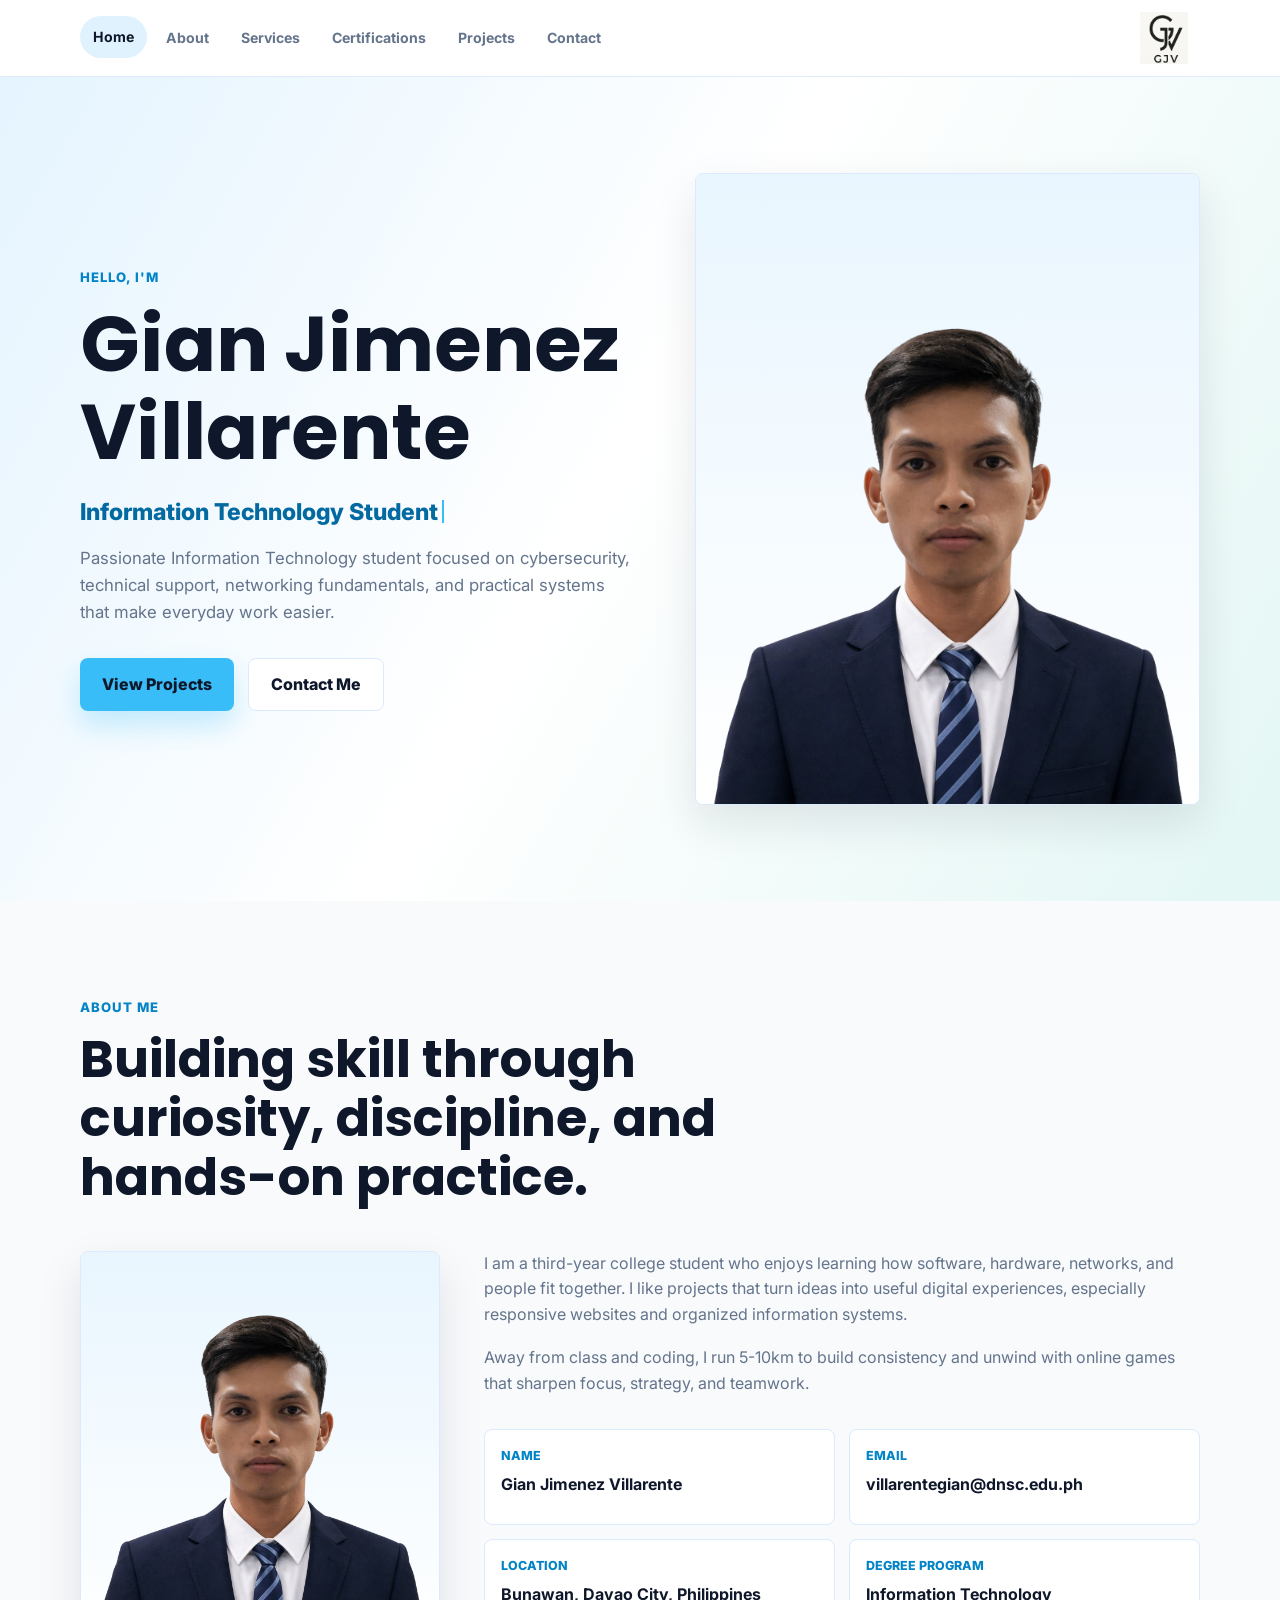
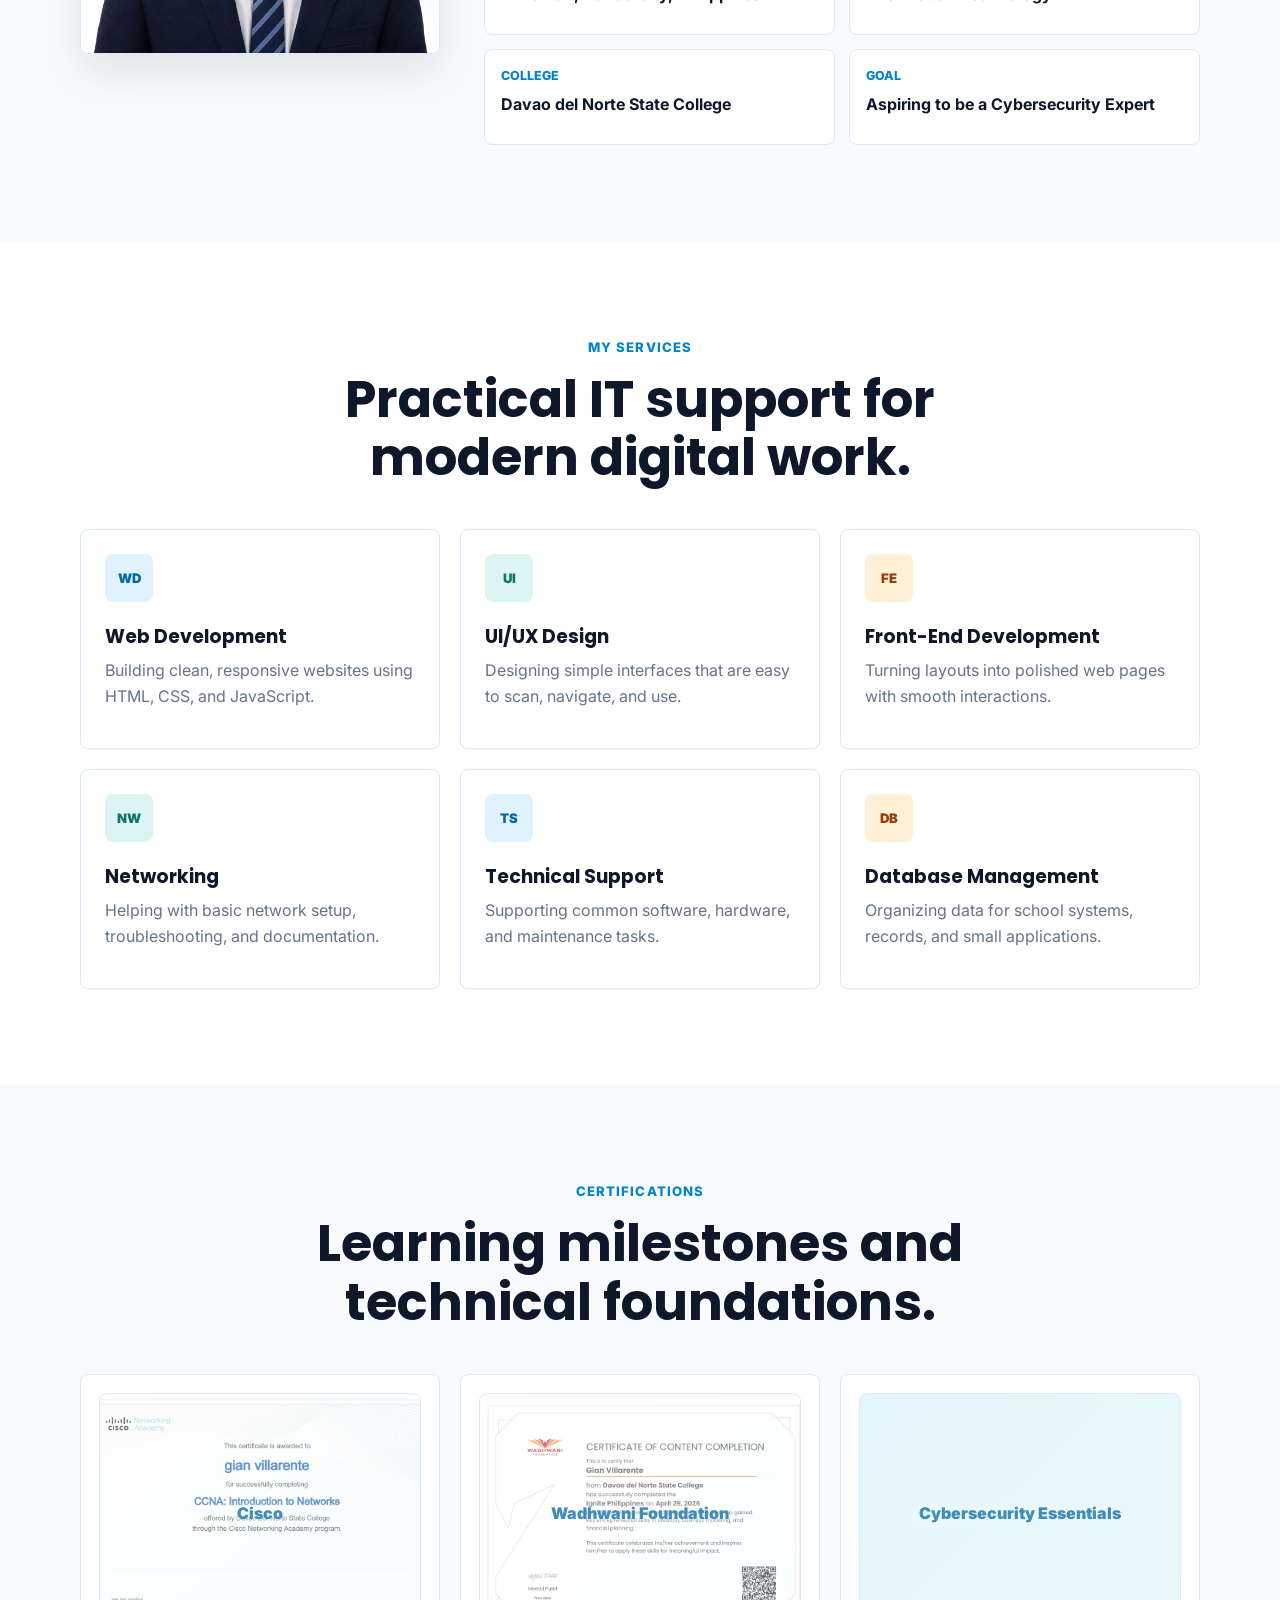
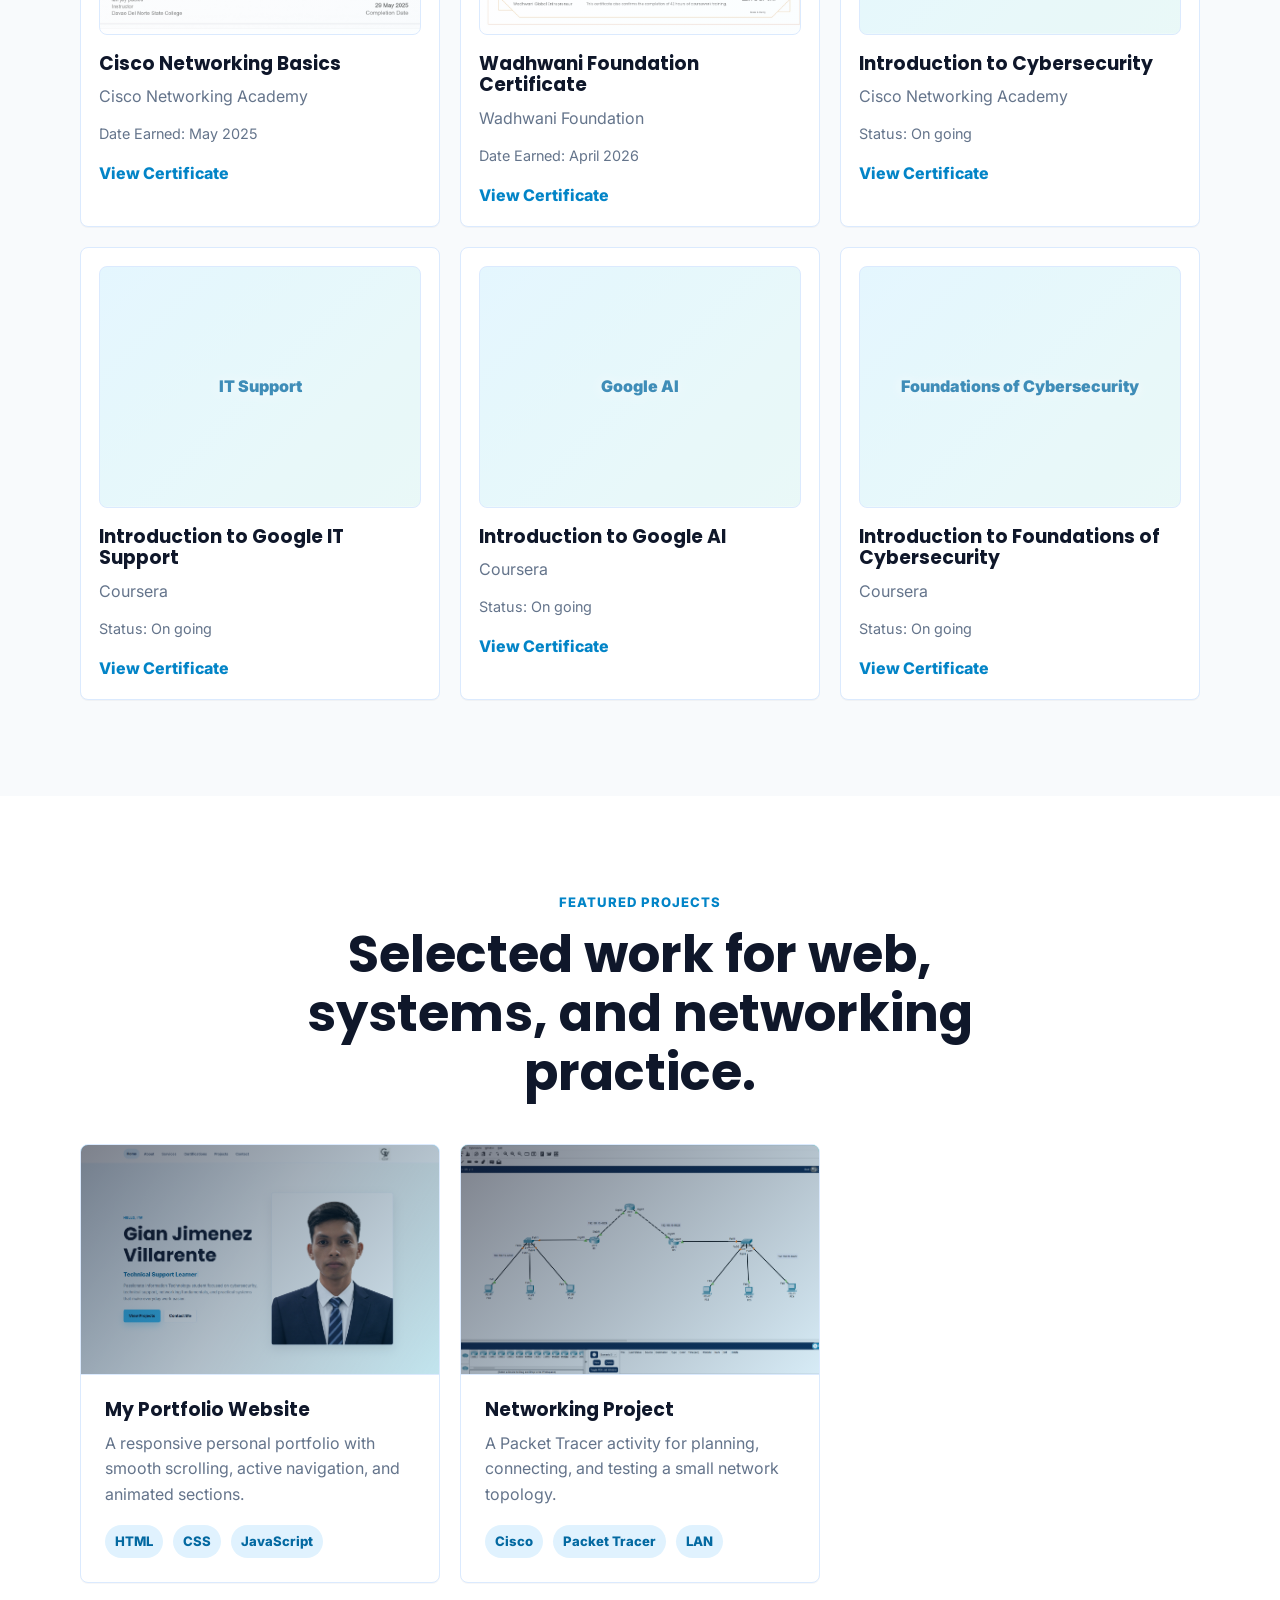
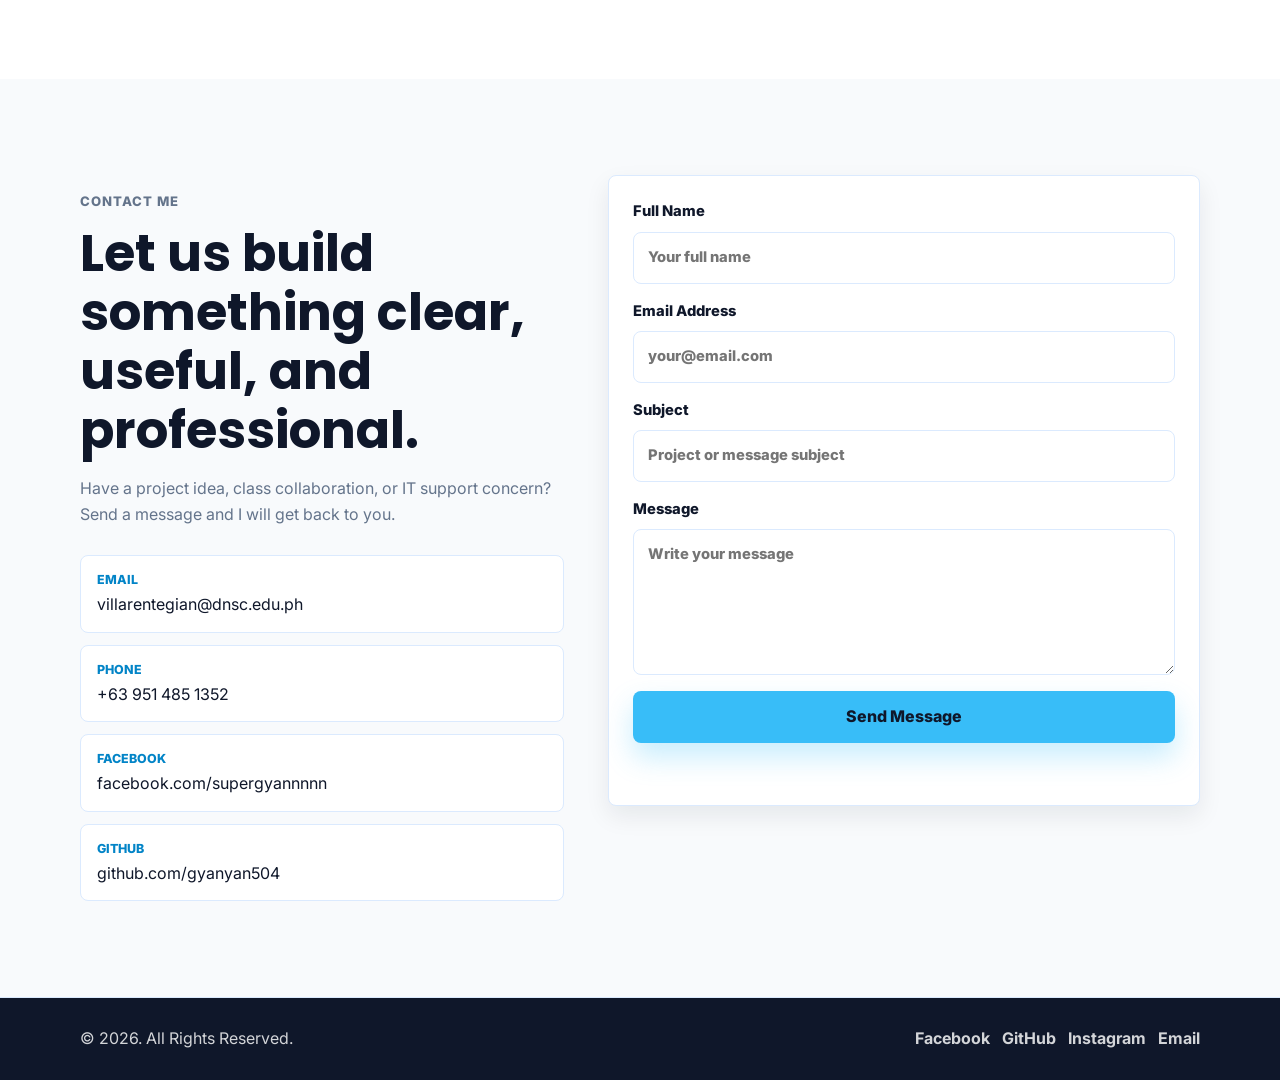
<file: index.html>
<!DOCTYPE html>
<html lang="en">
<head>
    <meta charset="UTF-8">
    <meta name="viewport" content="width=device-width, initial-scale=1.0">
    <title>Gian Jimenez Villarente | Welcome to My Portfolio</title>
    <link rel="preconnect" href="https://fonts.googleapis.com">
    <link rel="preconnect" href="https://fonts.gstatic.com" crossorigin>
    <link href="https://fonts.googleapis.com/css2?family=Inter:wght@400;500;600;700;800&family=Poppins:wght@600;700&display=swap" rel="stylesheet">
    <link rel="stylesheet" href="style.css">
</head>
<body>
    <header class="site-header" id="site-header">
        <div class="container header-inner">
            <button class="menu-toggle" type="button" aria-label="Open navigation" aria-expanded="false">
                <span></span>
                <span></span>
                <span></span>
            </button>

            <nav class="nav-menu" aria-label="Primary navigation">
                <a class="nav-link active" href="#home">Home</a>
                <a class="nav-link" href="#about">About</a>
                <a class="nav-link" href="#services">Services</a>
                <a class="nav-link" href="#certifications">Certifications</a>
                <a class="nav-link" href="#projects">Projects</a>
                <a class="nav-link" href="#contact">Contact</a>
            </nav>

            <a href="#home" class="brand" aria-label="Gian Jimenez Villarente home">
                <img src="logo.png" alt="GJV logo">
            </a>
        </div>
    </header>

    <main>
        <section class="hero section" id="home">
            <div class="container hero-grid">
                <div class="hero-copy reveal">
                    <p class="eyebrow">Hello, I'm</p>
                    <h1>Gian Jimenez Villarente</h1>
                    <p class="typed-line">
                        <span id="typed-role">Information Technology Student</span>
                    </p>
                    <p class="hero-text">
                        Passionate Information Technology student focused on cybersecurity, technical support,
                        networking fundamentals, and practical systems that make everyday work easier.
                    </p>
                    <div class="hero-actions">
                        <a class="btn btn-primary" href="#projects">View Projects</a>
                        <a class="btn btn-secondary" href="#contact">Contact Me</a>
                    </div>
                </div>

                <div class="hero-media reveal">
                    <div class="profile-frame">
                        <img src="gianformalpicremovedbg.png" alt="Formal portrait of Gian Jimenez Villarente">
                    </div>
                </div>
            </div>
        </section>

        <section class="section about" id="about">
            <div class="container section-grid">
                <div class="section-heading reveal">
                    <p class="eyebrow">About Me</p>
                    <h2>Building skill through curiosity, discipline, and hands-on practice.</h2>
                </div>

                <div class="about-layout">
                    <div class="about-photo reveal">
                        <img src="gianformalpicremovedbg.png" alt="Gian Jimenez Villarente profile photo">
                    </div>

                    <div class="about-copy reveal">
                        <p>
                            I am a third-year college student who enjoys learning how software, hardware,
                            networks, and people fit together. I like projects that turn ideas into useful
                            digital experiences, especially responsive websites and organized information systems.
                        </p>
                        <p>
                            Away from class and coding, I run 5-10km to build consistency and unwind with online games
                            that sharpen focus, strategy, and teamwork.
                        </p>

                        <div class="info-grid">
                            <article>
                                <span>Name</span>
                                <strong>Gian Jimenez Villarente</strong>
                            </article>
                            <article>
                                <span>Email</span>
                                <strong>villarentegian@dnsc.edu.ph</strong>
                            </article>
                            <article>
                                <span>Location</span>
                                <strong>Bunawan, Davao City, Philippines</strong>
                            </article>
                            <article>
                                <span>Degree Program</span>
                                <strong>Information Technology</strong>
                            </article>
                            <article>
                                <span>College</span>
                                <strong>Davao del Norte State College</strong>
                            </article>
                            <article>
                                <span>Goal</span>
                                <strong>Aspiring to be a Cybersecurity Expert</strong>
                            </article>
                        </div>
                    </div>
                </div>
            </div>
        </section>

        <section class="section services" id="services">
            <div class="container">
                <div class="section-heading center reveal">
                    <p class="eyebrow">My Services</p>
                    <h2>Practical IT support for modern digital work.</h2>
                </div>

                <div class="card-grid services-grid">
                    <article class="service-card reveal">
                        <div class="card-icon">WD</div>
                        <h3>Web Development</h3>
                        <p>Building clean, responsive websites using HTML, CSS, and JavaScript.</p>
                    </article>
                    <article class="service-card reveal">
                        <div class="card-icon">UI</div>
                        <h3>UI/UX Design</h3>
                        <p>Designing simple interfaces that are easy to scan, navigate, and use.</p>
                    </article>
                    <article class="service-card reveal">
                        <div class="card-icon">FE</div>
                        <h3>Front-End Development</h3>
                        <p>Turning layouts into polished web pages with smooth interactions.</p>
                    </article>
                    <article class="service-card reveal">
                        <div class="card-icon">NW</div>
                        <h3>Networking</h3>
                        <p>Helping with basic network setup, troubleshooting, and documentation.</p>
                    </article>
                    <article class="service-card reveal">
                        <div class="card-icon">TS</div>
                        <h3>Technical Support</h3>
                        <p>Supporting common software, hardware, and maintenance tasks.</p>
                    </article>
                    <article class="service-card reveal">
                        <div class="card-icon">DB</div>
                        <h3>Database Management</h3>
                        <p>Organizing data for school systems, records, and small applications.</p>
                    </article>
                </div>
            </div>
        </section>

        <section class="section certifications" id="certifications">
            <div class="container">
                <div class="section-heading center reveal">
                    <p class="eyebrow">Certifications</p>
                    <h2>Learning milestones and technical foundations.</h2>
                </div>

                <div class="card-grid cert-grid">
                    <article class="cert-card reveal">
                        <div class="certificate-preview certificate-cisco">Cisco</div>
                        <h3>Cisco Networking Basics</h3>
                        <p>Cisco Networking Academy</p>
                        <span>Date Earned: May 2025</span>
                        <a href="ccnacert.jpg" class="text-link" target="_blank" rel="noreferrer">View Certificate</a>
                    </article>
                    <article class="cert-card reveal">
                        <div class="certificate-preview certificate-wadhani">Wadhwani Foundation</div>
                        <h3>Wadhwani Foundation Certificate</h3>
                        <p>Wadhwani Foundation</p>
                        <span>Date Earned: April 2026</span>
                        <a href="wadhwanicert.jpg" class="text-link" target="_blank" rel="noreferrer">View Certificate</a>
                    </article>
                    <article class="cert-card reveal">
                        <div class="certificate-preview">Cybersecurity Essentials</div>
                        <h3>Introduction to Cybersecurity</h3>
                        <p>Cisco Networking Academy</p>
                        <span>Status: On going</span>
                        <a href="#contact" class="text-link">View Certificate</a>
                    </article>
                        <article class="cert-card reveal">
                        <div class="certificate-preview">IT Support</div>
                        <h3>Introduction to Google IT Support</h3>
                        <p>Coursera</p>
                        <span>Status: On going</span>
                        <a href="#contact" class="text-link">View Certificate</a>
                    </article>
                        <article class="cert-card reveal">
                        <div class="certificate-preview">Google AI</div>
                        <h3>Introduction to Google AI</h3>
                        <p>Coursera</p>
                        <span>Status: On going</span>
                        <a href="#contact" class="text-link">View Certificate</a>
                    </article>
                        <article class="cert-card reveal">
                        <div class="certificate-preview">Foundations of Cybersecurity</div>
                        <h3>Introduction to Foundations of Cybersecurity</h3>
                        <p>Coursera</p>
                        <span>Status: On going</span>
                        <a href="#contact" class="text-link">View Certificate</a>
                    </article>

                </div>
            </div>
        </section>

        <section class="section projects" id="projects">
            <div class="container">
                <div class="section-heading center reveal">
                    <p class="eyebrow">Featured Projects</p>
                    <h2>Selected work for web, systems, and networking practice.</h2>
                </div>

                <div class="card-grid project-grid">
                    <article class="project-card reveal">
                        <div class="project-image project-one">
                            <img src="myportfolio.png" alt="Portfolio website project preview" onload="this.parentElement.classList.add('has-image')" onerror="this.remove()">
                        </div>
                        <div class="project-body">
                            <h3>My Portfolio Website</h3>
                            <p>A responsive personal portfolio with smooth scrolling, active navigation, and animated sections.</p>
                            <div class="tech-list">
                                <span>HTML</span>
                                <span>CSS</span>
                                <span>JavaScript</span>
                            </div>
                        </div>
                    </article>
                    <article class="project-card reveal">
                        <div class="project-image project-four">
                            <img src="networkingproject.png" alt="Networking project preview" onload="this.parentElement.classList.add('has-image')" onerror="this.remove()">
                        </div>
                        <div class="project-body">
                            <h3>Networking Project</h3>
                            <p>A Packet Tracer activity for planning, connecting, and testing a small network topology.</p>
                            <div class="tech-list">
                                <span>Cisco</span>
                                <span>Packet Tracer</span>
                                <span>LAN</span>
                            </div>
                        </div>
                    </article>
                </div>
            </div>
        </section>

        <section class="section contact" id="contact">
            <div class="container contact-grid">
                <div class="contact-copy reveal">
                    <p class="eyebrow">Contact Me</p>
                    <h2>Let us build something clear, useful, and professional.</h2>
                    <p>
                        Have a project idea, class collaboration, or IT support concern? Send a message
                        and I will get back to you.
                    </p>

                    <div class="contact-list">
                        <a href="mailto:villarentegian@dnsc.edu.ph"><span>Email</span>villarentegian@dnsc.edu.ph</a>
                        <a href="tel:+639514851352"><span>Phone</span>+63 951 485 1352</a>
                        <a href="https://www.facebook.com/supergyannnnn" target="_blank" rel="noreferrer"><span>Facebook</span>facebook.com/supergyannnnn</a>
                        <a href="https://github.com/gyanyan504" target="_blank" rel="noreferrer"><span>GitHub</span>github.com/gyanyan504</a>
                    </div>
                </div>

                <form class="contact-form reveal" id="contact-form">
                    <label>
                        Full Name
                        <input type="text" name="name" placeholder="Your full name" required>
                    </label>
                    <label>
                        Email Address
                        <input type="email" name="email" placeholder="your@email.com" required>
                    </label>
                    <label>
                        Subject
                        <input type="text" name="subject" placeholder="Project or message subject" required>
                    </label>
                    <label>
                        Message
                        <textarea name="message" rows="5" placeholder="Write your message" required></textarea>
                    </label>
                    <button class="btn btn-primary" type="submit">Send Message</button>
                    <p class="form-status" id="form-status" role="status" aria-live="polite"></p>
                </form>
            </div>
        </section>
    </main>

    <footer class="site-footer">
        <div class="container footer-inner">
            <p>&copy; 2026. All Rights Reserved.</p>
            <div class="footer-links" aria-label="Social links">
                <a href="https://www.facebook.com/supergyannnnn" target="_blank" rel="noreferrer">Facebook</a>
                <a href="https://github.com/gyanyan504" target="_blank" rel="noreferrer">GitHub</a>
                <a href="https://www.instagram.com/gyanyannnnn/" target="_blank" rel="noreferrer">Instagram</a>
                <a href="mailto:villarentegian@dnsc.edu.ph">Email</a>
            </div>
        </div>
    </footer>

    <button class="back-to-top" type="button" aria-label="Back to top">&uarr;</button>
    <script src="script.js"></script>
</body>
</html>
</file>
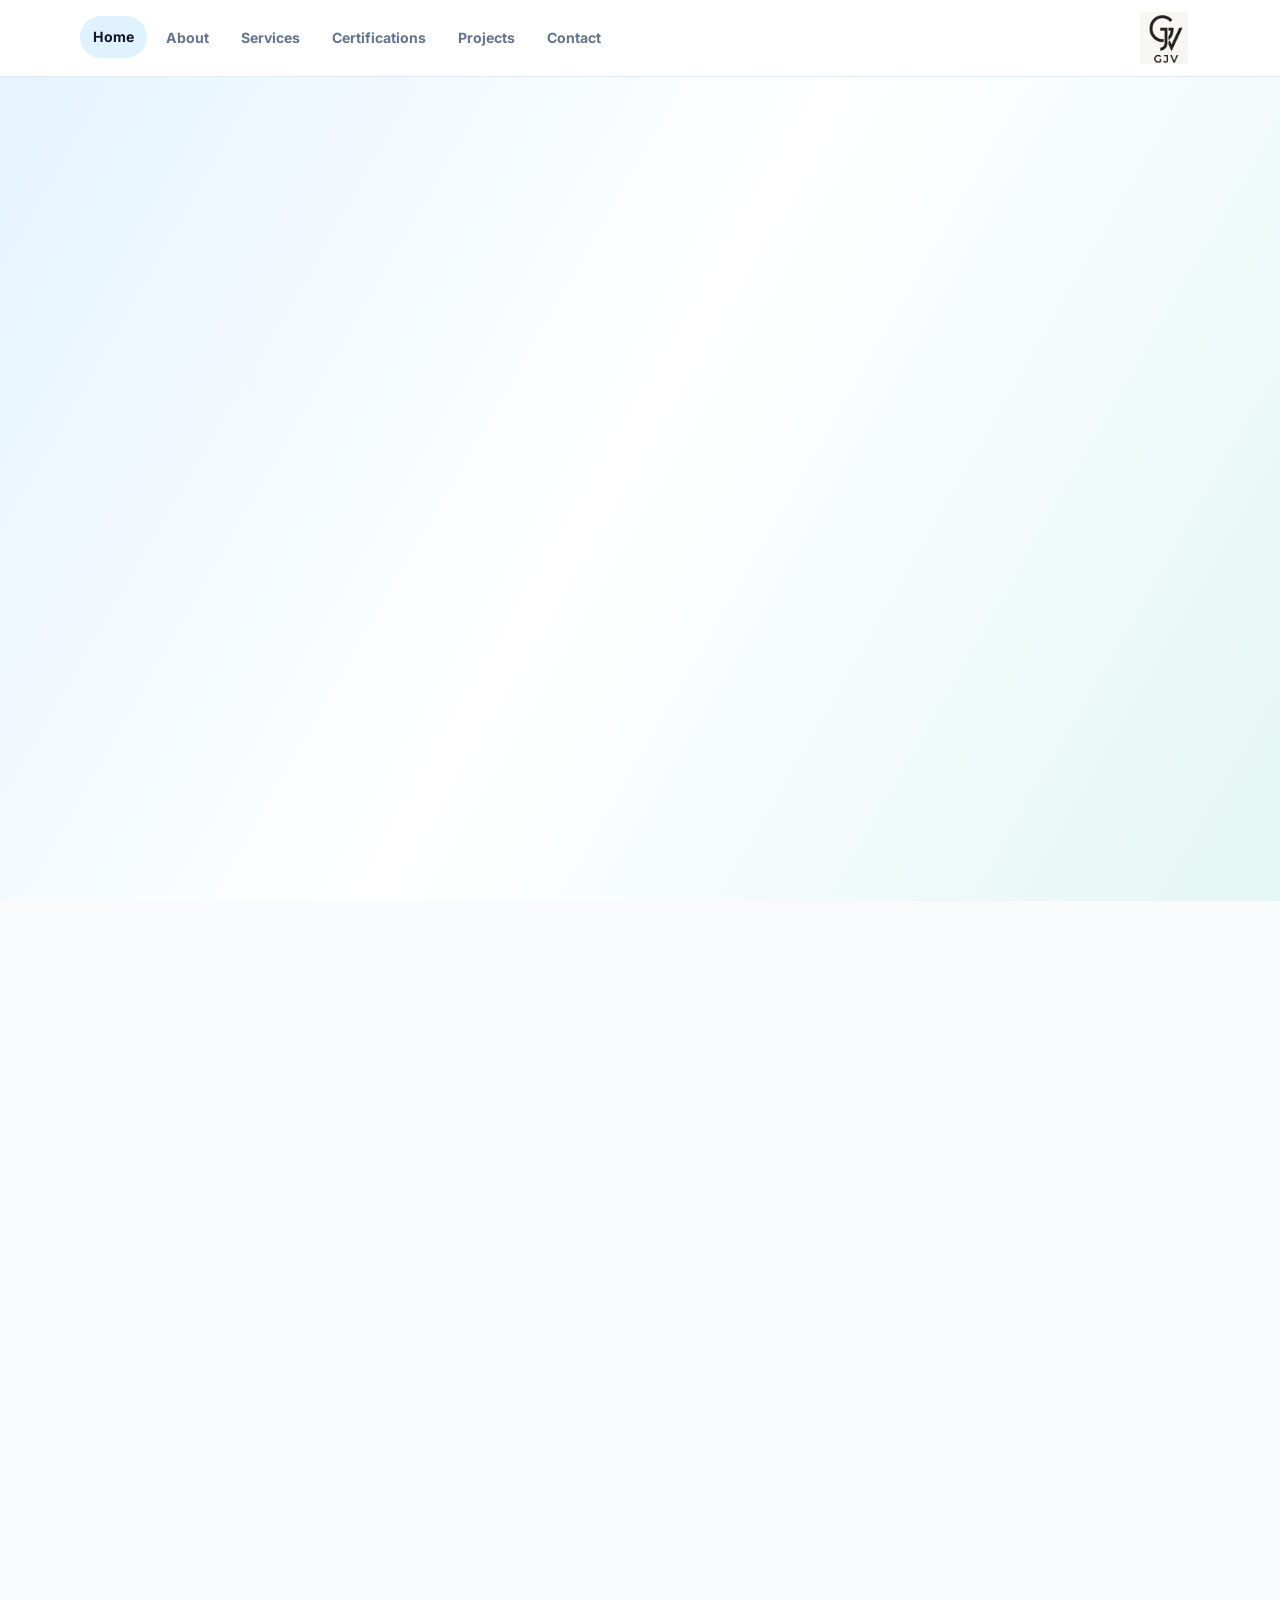
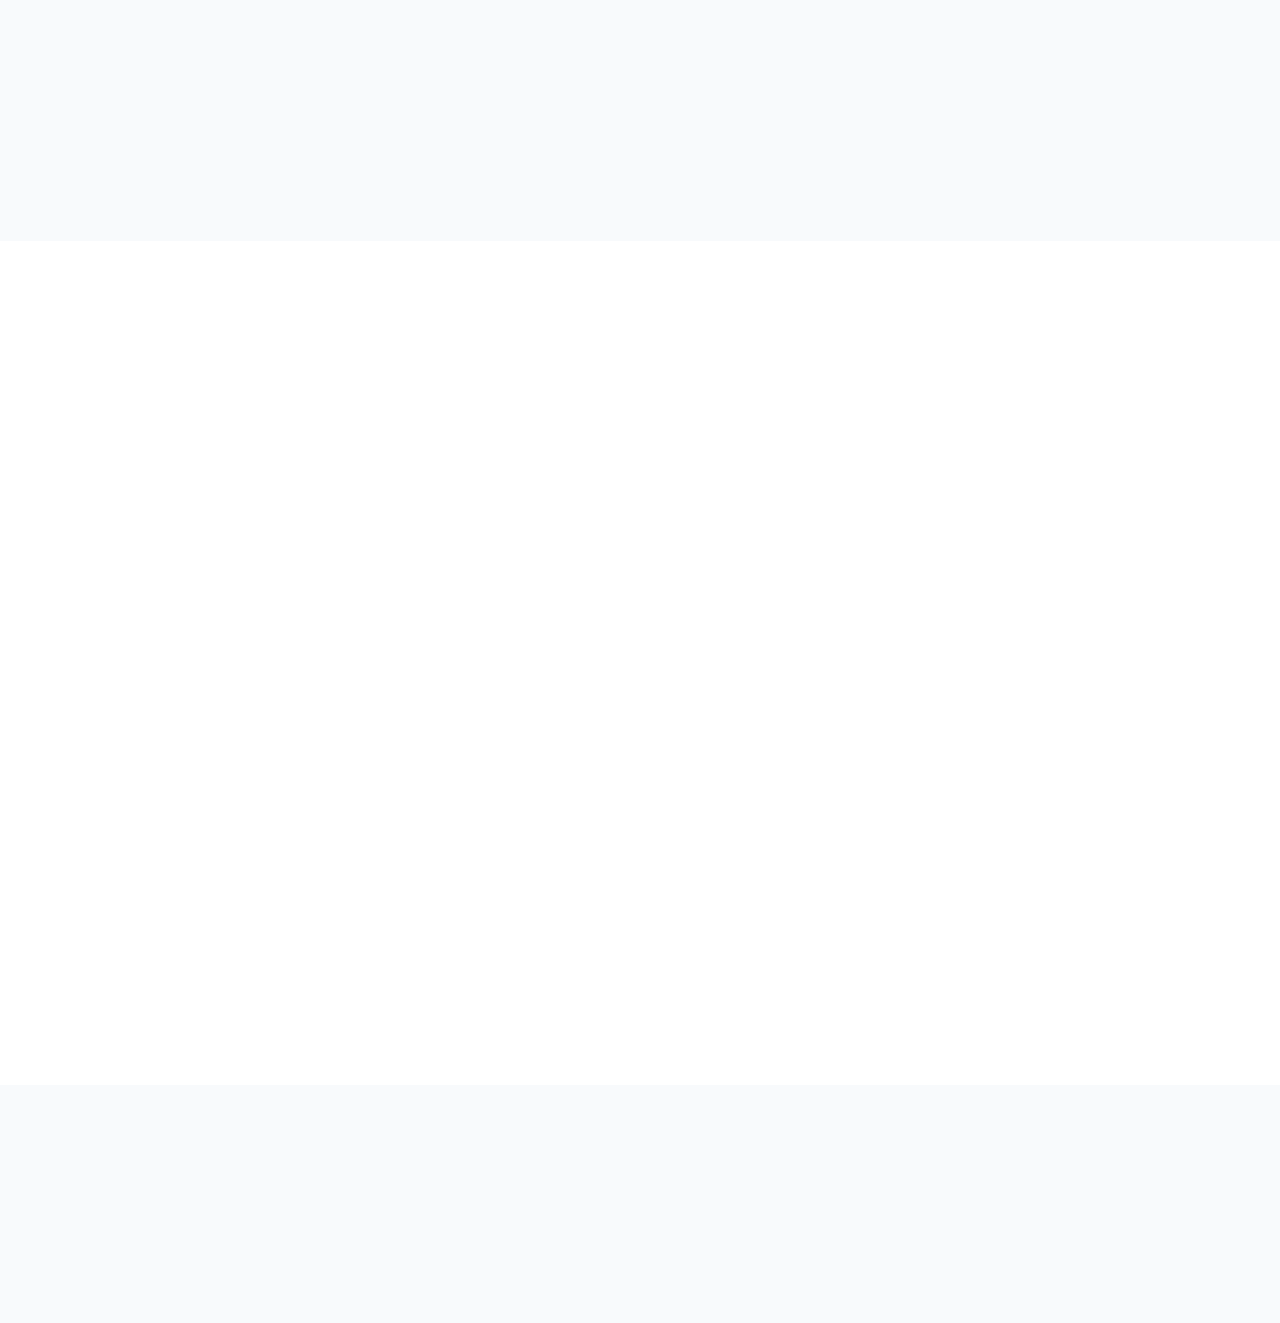
<file: myportfolio.html>
<!DOCTYPE html>
<html lang="en">
<head>
    <meta http-equiv="refresh" content="0; url=index.html">
    <meta name="viewport" content="width=device-width, initial-scale=1.0">
    <title>Gian Jimenez Villarente | My Portfolio</title>
</head>
<body>
    <p><a href="index.html">Open the portfolio</a></p>
</body>
</html>
</file>
<file: style.css>
:root {
    --white: #ffffff;
    --sky: #38bdf8;
    --sky-dark: #0284c7;
    --light-blue: #e0f2fe;
    --navy: #0f172a;
    --muted: #64748b;
    --line: #dbeafe;
    --soft: #f8fafc;
    --teal: #14b8a6;
    --amber: #f59e0b;
    --shadow: 0 18px 45px rgba(15, 23, 42, 0.10);
    --small-shadow: 0 10px 25px rgba(15, 23, 42, 0.08);
    --radius: 8px;
    --transition: 220ms ease;
}

* {
    box-sizing: border-box;
    margin: 0;
    padding: 0;
}

html {
    scroll-behavior: smooth;
    scroll-padding-top: 88px;
}

body {
    background: var(--white);
    color: var(--navy);
    font-family: "Inter", Arial, sans-serif;
    line-height: 1.6;
}

body.menu-open {
    overflow: hidden;
}

img {
    display: block;
    max-width: 100%;
}

a {
    color: inherit;
    text-decoration: none;
}

button,
input,
textarea {
    font: inherit;
}

.container {
    width: min(1120px, calc(100% - 40px));
    margin: 0 auto;
}

.site-header {
    position: sticky;
    top: 0;
    z-index: 20;
    border-bottom: 1px solid rgba(219, 234, 254, 0.9);
    background: rgba(255, 255, 255, 0.94);
    backdrop-filter: blur(14px);
    transition: box-shadow var(--transition), background-color var(--transition);
}

.site-header.scrolled {
    box-shadow: var(--small-shadow);
}

.header-inner {
    display: flex;
    align-items: center;
    justify-content: space-between;
    min-height: 76px;
    gap: 24px;
}

.brand {
    display: inline-flex;
    align-items: center;
    justify-content: flex-end;
    flex: 0 0 auto;
}

.brand img {
    width: 72px;
    height: 52px;
    object-fit: contain;
}

.nav-menu {
    display: flex;
    align-items: center;
    gap: 6px;
}

.nav-link {
    border-radius: 999px;
    color: var(--muted);
    font-size: 0.88rem;
    font-weight: 700;
    padding: 10px 13px;
    transition: background-color var(--transition), color var(--transition), transform var(--transition);
}

.nav-link:hover,
.nav-link.active {
    background: var(--light-blue);
    color: var(--navy);
    transform: translateY(-1px);
}

.menu-toggle {
    display: none;
    width: 44px;
    height: 44px;
    border: 1px solid var(--line);
    border-radius: var(--radius);
    background: var(--white);
    cursor: pointer;
}

.menu-toggle span {
    display: block;
    width: 20px;
    height: 2px;
    margin: 4px auto;
    background: var(--navy);
    transition: transform var(--transition), opacity var(--transition);
}

.menu-open .menu-toggle span:nth-child(1) {
    transform: translateY(6px) rotate(45deg);
}

.menu-open .menu-toggle span:nth-child(2) {
    opacity: 0;
}

.menu-open .menu-toggle span:nth-child(3) {
    transform: translateY(-6px) rotate(-45deg);
}

.section {
    padding: 96px 0;
}

.hero {
    min-height: calc(100vh - 76px);
    display: flex;
    align-items: center;
    overflow: hidden;
    background:
        linear-gradient(120deg, rgba(224, 242, 254, 0.86), rgba(255, 255, 255, 0.35) 48%, rgba(20, 184, 166, 0.12)),
        var(--white);
}

.hero-grid {
    display: grid;
    grid-template-columns: minmax(0, 1.05fr) minmax(320px, 0.95fr);
    align-items: center;
    gap: 56px;
}

.eyebrow {
    color: var(--sky-dark);
    font-size: 0.82rem;
    font-weight: 800;
    letter-spacing: 0.08em;
    margin-bottom: 12px;
    text-transform: uppercase;
}

h1,
h2,
h3 {
    font-family: "Poppins", "Inter", Arial, sans-serif;
    line-height: 1.15;
}

h1 {
    font-size: clamp(2.45rem, 6vw, 4.8rem);
    max-width: 760px;
}

h2 {
    font-size: clamp(2rem, 4vw, 3.2rem);
    max-width: 760px;
}

h3 {
    font-size: 1.18rem;
}

.typed-line {
    color: #0369a1;
    font-size: clamp(1.1rem, 2.2vw, 1.45rem);
    font-weight: 800;
    margin: 18px 0 14px;
    min-height: 34px;
}

.typed-line span::after {
    content: "";
    display: inline-block;
    width: 2px;
    height: 1em;
    margin-left: 4px;
    background: var(--sky);
    vertical-align: -0.12em;
    animation: blink 900ms steps(2, start) infinite;
}

.hero-text {
    color: var(--muted);
    font-size: 1.05rem;
    max-width: 610px;
}

.hero-actions {
    display: flex;
    flex-wrap: wrap;
    gap: 14px;
    margin-top: 32px;
}

.btn {
    display: inline-flex;
    align-items: center;
    justify-content: center;
    min-height: 48px;
    border: 0;
    border-radius: var(--radius);
    cursor: pointer;
    font-weight: 800;
    padding: 13px 22px;
    transition: transform var(--transition), box-shadow var(--transition), background-color var(--transition), color var(--transition);
}

.btn:hover {
    transform: translateY(-3px);
}

.btn-primary {
    background: var(--sky);
    color: var(--navy);
    box-shadow: 0 14px 28px rgba(56, 189, 248, 0.28);
}

.btn-primary:hover {
    background: #0ea5e9;
    color: var(--white);
}

.btn-secondary {
    background: var(--white);
    border: 1px solid var(--line);
    color: var(--navy);
}

.btn-secondary:hover {
    box-shadow: var(--small-shadow);
}

.profile-frame,
.about-photo {
    border: 1px solid var(--line);
    border-radius: var(--radius);
    background: var(--white);
    box-shadow: var(--shadow);
    overflow: hidden;
}

.profile-frame {
    animation: floatImage 5s ease-in-out infinite;
}

.profile-frame img,
.about-photo img {
    width: 100%;
    object-fit: contain;
    object-position: center bottom;
    background: linear-gradient(180deg, rgba(224, 242, 254, 0.72), rgba(255, 255, 255, 0.85));
}

.profile-frame img {
    aspect-ratio: 4 / 5;
}

.about-photo img {
    aspect-ratio: 1 / 1.12;
}

.about,
.certifications,
.contact {
    background: var(--soft);
}

.section-grid {
    display: grid;
    gap: 44px;
}

.section-heading.center {
    display: grid;
    justify-items: center;
    margin-bottom: 42px;
    text-align: center;
}

.about-layout {
    display: grid;
    grid-template-columns: 360px minmax(0, 1fr);
    gap: 44px;
    align-items: start;
}

.about-copy {
    color: var(--muted);
    display: grid;
    gap: 18px;
}

.info-grid {
    display: grid;
    grid-template-columns: repeat(2, minmax(0, 1fr));
    gap: 14px;
    margin-top: 14px;
}

.info-grid article {
    min-height: 96px;
    border: 1px solid var(--line);
    border-radius: var(--radius);
    background: var(--white);
    padding: 16px;
}

.info-grid span {
    color: var(--sky-dark);
    display: block;
    font-size: 0.78rem;
    font-weight: 800;
    margin-bottom: 6px;
    text-transform: uppercase;
}

.info-grid strong {
    color: var(--navy);
    display: block;
    overflow-wrap: anywhere;
}

.card-grid {
    display: grid;
    gap: 20px;
}

.services-grid,
.cert-grid,
.project-grid {
    grid-template-columns: repeat(3, minmax(0, 1fr));
}

.service-card,
.cert-card,
.project-card {
    border: 1px solid var(--line);
    border-radius: var(--radius);
    background: var(--white);
    box-shadow: 0 1px 0 rgba(15, 23, 42, 0.03);
    transition: transform var(--transition), box-shadow var(--transition), border-color var(--transition);
}

.service-card:hover,
.cert-card:hover,
.project-card:hover {
    border-color: rgba(56, 189, 248, 0.65);
    box-shadow: var(--shadow);
    transform: translateY(-6px);
}

.service-card {
    min-height: 220px;
    padding: 24px;
}

.card-icon {
    display: grid;
    place-items: center;
    width: 48px;
    height: 48px;
    border-radius: var(--radius);
    background: var(--light-blue);
    color: #0369a1;
    font-size: 0.82rem;
    font-weight: 900;
    margin-bottom: 24px;
}

.service-card:nth-child(2n) .card-icon {
    background: rgba(20, 184, 166, 0.14);
    color: #0f766e;
}

.service-card:nth-child(3n) .card-icon {
    background: rgba(245, 158, 11, 0.16);
    color: #92400e;
}

.service-card p,
.cert-card p,
.project-card p {
    color: var(--muted);
    margin-top: 10px;
}

.cert-card {
    padding: 18px;
}

.certificate-preview {
    display: grid;
    place-items: center;
    aspect-ratio: 4 / 3;
    border: 1px solid var(--line);
    border-radius: var(--radius);
    background:
        linear-gradient(135deg, rgba(56, 189, 248, 0.18), rgba(20, 184, 166, 0.12)),
        var(--white);
    background-position: center;
    background-size: cover;
    color: #0369a1;
    font-weight: 900;
    margin-bottom: 18px;
    overflow: hidden;
    padding: 14px;
    position: relative;
    text-align: center;
    text-shadow: 0 1px 12px rgba(255, 255, 255, 0.92);
}

.certificate-preview::before {
    content: "";
    position: absolute;
    inset: 0;
    background: rgba(255, 255, 255, 0.24);
}

.certificate-cisco {
    background-image:
        linear-gradient(135deg, rgba(255, 255, 255, 0.18), rgba(224, 242, 254, 0.18)),
        url("ccnacert.jpg");
}

.certificate-wadhani {
    background-image:
        linear-gradient(135deg, rgba(255, 255, 255, 0.18), rgba(224, 242, 254, 0.18)),
        url("wadhwanicert.jpg");
}

.cert-card span {
    color: var(--muted);
    display: block;
    font-size: 0.9rem;
    margin: 12px 0 16px;
}

.text-link {
    color: var(--sky-dark);
    font-weight: 800;
}

.project-card {
    overflow: hidden;
}

.project-image {
    display: grid;
    min-height: 230px;
    place-items: center;
    background-color: var(--light-blue);
    background-position: center;
    background-size: cover;
    border-bottom: 1px solid var(--line);
    color: var(--white);
    overflow: hidden;
    padding: 22px;
    position: relative;
    text-align: center;
    transition: transform 420ms ease;
}

.project-image::before {
    content: "";
    position: absolute;
    inset: 0;
    background: linear-gradient(135deg, rgba(15, 23, 42, 0.54), rgba(2, 132, 199, 0.16));
    z-index: 1;
}

.project-image img {
    position: absolute;
    inset: 0;
    width: 100%;
    height: 100%;
    object-fit: cover;
    object-position: center;
    z-index: 0;
}

.project-card:hover .project-image {
    transform: scale(1.04);
}

.project-one {
    background-image:
        repeating-linear-gradient(90deg, transparent 0 48px, rgba(255, 255, 255, 0.22) 49px 50px),
        linear-gradient(180deg, #38bdf8, #14b8a6);
}

.project-three {
    background-image:
        linear-gradient(90deg, rgba(255, 255, 255, 0.22) 12%, transparent 12% 18%, rgba(255, 255, 255, 0.22) 18% 38%, transparent 38%),
        linear-gradient(180deg, #f59e0b, #38bdf8);
}

.project-four {
    background-image:
        repeating-linear-gradient(45deg, rgba(255, 255, 255, 0.20) 0 2px, transparent 2px 28px),
        linear-gradient(180deg, #14b8a6, #0f172a);
}

.project-body {
    padding: 24px;
}

.tech-list,
.project-actions {
    display: flex;
    flex-wrap: wrap;
    gap: 10px;
    margin-top: 18px;
}

.tech-list span {
    border-radius: 999px;
    background: var(--light-blue);
    color: #0369a1;
    font-size: 0.82rem;
    font-weight: 800;
    padding: 6px 10px;
}

.project-actions a {
    border: 1px solid var(--line);
    border-radius: var(--radius);
    color: var(--navy);
    font-weight: 800;
    padding: 9px 12px;
    transition: background-color var(--transition), color var(--transition);
}

.project-actions a:hover {
    background: var(--navy);
    color: var(--white);
}

.contact-grid {
    display: grid;
    grid-template-columns: minmax(0, 0.9fr) minmax(320px, 1.1fr);
    gap: 44px;
    align-items: start;
}

.contact-copy p {
    color: var(--muted);
    margin-top: 16px;
}

.contact-list {
    display: grid;
    gap: 12px;
    margin-top: 28px;
}

.contact-list a {
    border: 1px solid var(--line);
    border-radius: var(--radius);
    background: var(--white);
    color: var(--navy);
    display: grid;
    gap: 2px;
    padding: 14px 16px;
    transition: transform var(--transition), box-shadow var(--transition);
    overflow-wrap: anywhere;
}

.contact-list a:hover {
    box-shadow: var(--small-shadow);
    transform: translateY(-2px);
}

.contact-list span {
    color: var(--sky-dark);
    font-size: 0.78rem;
    font-weight: 800;
    text-transform: uppercase;
}

.contact-form {
    border: 1px solid var(--line);
    border-radius: var(--radius);
    background: var(--white);
    box-shadow: var(--small-shadow);
    display: grid;
    gap: 16px;
    padding: 24px;
}

.contact-form label {
    color: var(--navy);
    display: grid;
    gap: 8px;
    font-size: 0.92rem;
    font-weight: 800;
}

.contact-form input,
.contact-form textarea {
    width: 100%;
    border: 1px solid var(--line);
    border-radius: var(--radius);
    color: var(--navy);
    outline: none;
    padding: 13px 14px;
    transition: border-color var(--transition), box-shadow var(--transition);
}

.contact-form textarea {
    resize: vertical;
}

.contact-form input:focus,
.contact-form textarea:focus {
    border-color: var(--sky);
    box-shadow: 0 0 0 4px rgba(56, 189, 248, 0.16);
}

.form-status {
    color: #0f766e;
    font-size: 0.94rem;
    font-weight: 700;
    min-height: 22px;
}

.site-footer {
    border-top: 1px solid var(--line);
    background: var(--navy);
    color: var(--white);
    padding: 28px 0;
}

.footer-inner {
    display: flex;
    align-items: center;
    justify-content: space-between;
    gap: 20px;
}

.footer-inner p {
    color: rgba(255, 255, 255, 0.82);
}

.footer-links {
    display: flex;
    flex-wrap: wrap;
    gap: 12px;
}

.footer-links a {
    color: rgba(255, 255, 255, 0.82);
    font-weight: 700;
}

.footer-links a:hover {
    color: var(--sky);
}

.back-to-top {
    position: fixed;
    right: 22px;
    bottom: 22px;
    z-index: 15;
    display: grid;
    place-items: center;
    width: 46px;
    height: 46px;
    border: 0;
    border-radius: var(--radius);
    background: var(--navy);
    color: var(--white);
    cursor: pointer;
    opacity: 0;
    pointer-events: none;
    transform: translateY(12px);
    transition: opacity var(--transition), transform var(--transition), background-color var(--transition);
}

.back-to-top.visible {
    opacity: 1;
    pointer-events: auto;
    transform: translateY(0);
}

.back-to-top:hover {
    background: var(--sky-dark);
}

.reveal {
    opacity: 0;
    transform: translateY(26px);
    transition: opacity 700ms ease, transform 700ms ease;
}

.reveal.visible {
    opacity: 1;
    transform: translateY(0);
}

@keyframes floatImage {
    0%,
    100% {
        transform: translateY(0);
    }

    50% {
        transform: translateY(-12px);
    }
}

@keyframes blink {
    50% {
        opacity: 0;
    }
}

@media (prefers-reduced-motion: reduce) {
    *,
    *::before,
    *::after {
        animation-duration: 1ms !important;
        scroll-behavior: auto !important;
        transition-duration: 1ms !important;
    }
}

@media (max-width: 980px) {
    .hero-grid,
    .about-layout,
    .contact-grid {
        grid-template-columns: 1fr;
    }

    .hero {
        min-height: auto;
    }

    .hero-media {
        max-width: 520px;
    }

    .services-grid,
    .cert-grid,
    .project-grid {
        grid-template-columns: repeat(2, minmax(0, 1fr));
    }
}

@media (max-width: 760px) {
    .container {
        width: min(100% - 28px, 1120px);
    }

    .header-inner {
        min-height: 66px;
    }

    .menu-toggle {
        display: block;
    }

    .nav-menu {
        position: fixed;
        top: 66px;
        left: 0;
        right: 0;
        display: grid;
        gap: 4px;
        border-bottom: 1px solid var(--line);
        background: var(--white);
        padding: 12px 14px 18px;
        transform: translateY(-120%);
        transition: transform var(--transition);
    }

    .menu-open .nav-menu {
        transform: translateY(0);
    }

    .nav-link {
        border-radius: var(--radius);
        padding: 13px 14px;
    }

    .section {
        padding: 72px 0;
    }

    .hero-grid {
        gap: 34px;
    }

    .hero-actions {
        display: grid;
    }

    .info-grid,
    .services-grid,
    .cert-grid,
    .project-grid {
        grid-template-columns: 1fr;
    }

    .project-image {
        min-height: 210px;
    }

    .footer-inner {
        align-items: flex-start;
        flex-direction: column;
    }
}
</file>
